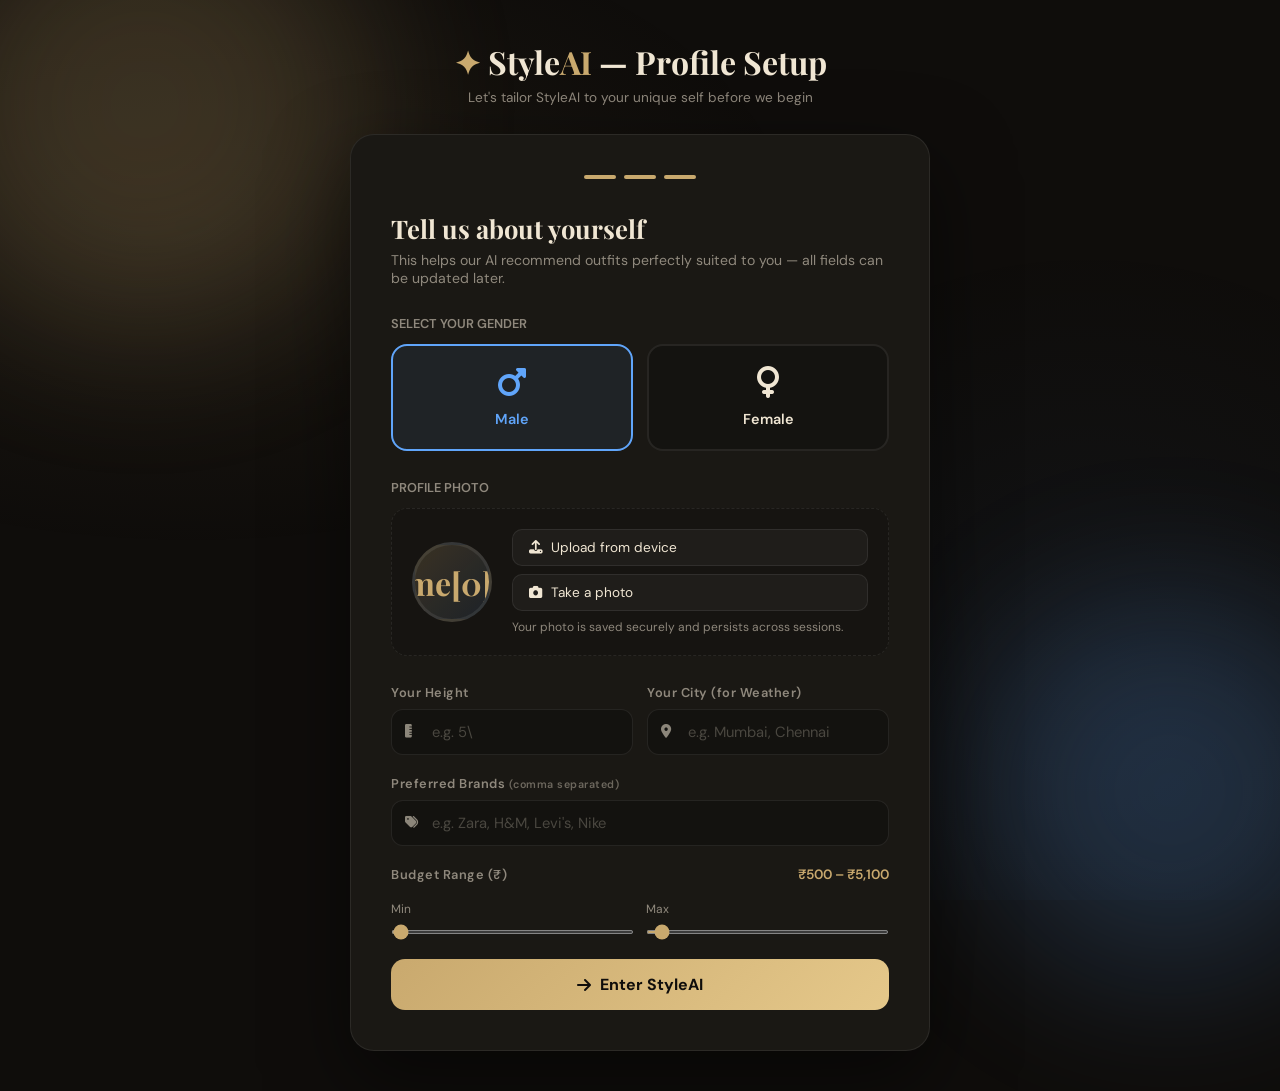
<file: templates/profile.html>
<!DOCTYPE html>
<html lang="en">
<head>
  <meta charset="UTF-8"/>
  <meta name="viewport" content="width=device-width,initial-scale=1.0"/>
  <title>StyleAI — Setup Your Profile</title>
  <link rel="preconnect" href="https://fonts.googleapis.com"/>
  <link href="https://fonts.googleapis.com/css2?family=Playfair+Display:ital,wght@0,700;0,900;1,400&family=DM+Sans:wght@300;400;500;600&display=swap" rel="stylesheet"/>
  <link rel="stylesheet" href="https://cdnjs.cloudflare.com/ajax/libs/font-awesome/6.4.0/css/all.min.css"/>
  <style>
    :root {
      --night: #0f0d0b;
      --surface: #1a1814;
      --border: rgba(255,255,255,0.08);
      --cream: #f0e6d3;
      --gold: #c9a96e;
      --gold-light: #e5c88a;
      --text-muted: rgba(240,230,211,0.55);
      --success: #4ade80;
      --blue: #60a5fa;
      --pink: #f9a8d4;
      --font-serif: 'Playfair Display', serif;
      --font-sans: 'DM Sans', sans-serif;
      --transition: all 0.25s ease;
    }
    *, *::before, *::after { box-sizing: border-box; margin: 0; padding: 0; }
    body {
      background: var(--night);
      color: var(--cream);
      font-family: var(--font-sans);
      min-height: 100vh;
      display: flex;
      align-items: center;
      justify-content: center;
      padding: 40px 20px;
      position: relative;
      overflow-x: hidden;
    }
    body::before {
      content: '';
      position: fixed; inset: 0;
      background:
        radial-gradient(ellipse 80% 60% at 15% 25%, rgba(201,169,110,0.07) 0%, transparent 60%),
        radial-gradient(ellipse 60% 80% at 85% 75%, rgba(96,165,250,0.05) 0%, transparent 60%);
      pointer-events: none;
    }
    .orb { position: fixed; border-radius: 50%; filter: blur(80px); opacity: 0.2; pointer-events: none; animation: floatOrb 9s ease-in-out infinite alternate; }
    .orb-1 { width: 450px; height: 450px; background: var(--gold); top: -120px; left: -80px; }
    .orb-2 { width: 380px; height: 380px; background: #60a5fa; bottom: -80px; right: -80px; animation-duration: 11s; animation-delay: -5s; }
    @keyframes floatOrb { from { transform: translate(0,0) scale(1); } to { transform: translate(30px,15px) scale(1.04); } }
    .wrapper { position: relative; z-index: 1; width: 100%; max-width: 580px; }
    .brand { text-align: center; margin-bottom: 28px; }
    .brand h1 { font-family: var(--font-serif); font-size: 2rem; }
    .brand h1 em { color: var(--gold); font-style: normal; }
    .brand p { color: var(--text-muted); font-size: 0.85rem; margin-top: 6px; }

    .card {
      background: var(--surface);
      border: 1px solid var(--border);
      border-radius: 24px;
      padding: 40px;
      box-shadow: 0 30px 80px rgba(0,0,0,0.5);
    }

    .step-indicator { display: flex; gap: 8px; justify-content: center; margin-bottom: 32px; }
    .step-dot { width: 32px; height: 4px; border-radius: 2px; background: rgba(255,255,255,0.1); transition: 0.3s; }
    .step-dot.active { background: var(--gold); }

    h2 { font-family: var(--font-serif); font-size: 1.6rem; margin-bottom: 6px; }
    .sub { color: var(--text-muted); font-size: 0.88rem; margin-bottom: 28px; }

    /* Gender Selection */
    .gender-row { display: flex; gap: 14px; margin-bottom: 28px; }
    .gender-card {
      flex: 1; padding: 20px; border: 2px solid var(--border); border-radius: 16px;
      cursor: pointer; text-align: center; transition: var(--transition);
      background: rgba(0,0,0,0.2);
    }
    .gender-card i { font-size: 2rem; margin-bottom: 10px; display: block; }
    .gender-card span { font-weight: 600; font-size: 0.9rem; }
    .gender-card[data-gender="male"]:hover, .gender-card[data-gender="male"].sel {
      border-color: var(--blue); background: rgba(96,165,250,0.08); color: var(--blue);
    }
    .gender-card[data-gender="male"].sel i { color: var(--blue); }
    .gender-card[data-gender="female"]:hover, .gender-card[data-gender="female"].sel {
      border-color: var(--pink); background: rgba(249,168,212,0.08); color: var(--pink);
    }
    .gender-card[data-gender="female"].sel i { color: var(--pink); }

    /* Profile Photo */
    .photo-area {
      display: flex; align-items: center; gap: 20px; margin-bottom: 28px;
      padding: 20px; border: 1px dashed var(--border); border-radius: 16px;
      background: rgba(0,0,0,0.15);
    }
    .photo-preview {
      width: 80px; height: 80px; border-radius: 50%; border: 3px solid var(--border);
      background: linear-gradient(135deg, rgba(201,169,110,0.2), rgba(96,165,250,0.1));
      display: flex; align-items: center; justify-content: center;
      overflow: hidden; flex-shrink: 0; font-size: 2rem; color: var(--gold); font-family: var(--font-serif); font-weight: 700;
    }
    .photo-preview img { width: 100%; height: 100%; object-fit: cover; }
    .photo-btns { display: flex; flex-direction: column; gap: 8px; flex: 1; }
    .btn-photo {
      padding: 9px 16px; border-radius: 10px; border: 1px solid var(--border); background: rgba(255,255,255,0.04);
      color: var(--cream); font-family: var(--font-sans); font-size: 0.85rem; cursor: pointer; transition: var(--transition);
      display: flex; align-items: center; gap: 8px;
    }
    .btn-photo:hover { border-color: var(--gold); background: rgba(201,169,110,0.08); }
    .photo-hint { font-size: 0.75rem; color: var(--text-muted); }

    /* Form fields */
    .form-row { display: flex; gap: 14px; }
    .form-group { flex: 1; margin-bottom: 20px; }
    .form-group label { display: block; font-size: 0.8rem; font-weight: 600; color: var(--text-muted); margin-bottom: 8px; letter-spacing: 0.04em; }
    .input-wrap { position: relative; }
    .input-wrap i { position: absolute; left: 14px; top: 50%; transform: translateY(-50%); color: var(--text-muted); font-size: 0.85rem; }
    .input-wrap input, .input-wrap select {
      width: 100%; padding: 12px 14px 12px 40px;
      background: rgba(0,0,0,0.25); border: 1px solid var(--border); border-radius: 12px;
      color: var(--cream); font-family: var(--font-sans); font-size: 0.92rem; transition: var(--transition);
    }
    .input-wrap input:focus, .input-wrap select:focus {
      outline: none; border-color: var(--gold); background: rgba(201,169,110,0.05);
    }
    .input-wrap input::placeholder { color: rgba(240,230,211,0.25); }
    select option { background: #1a1814; }

    .budget-label { display: flex; justify-content: space-between; }
    .budget-display { font-size: 0.85rem; color: var(--gold); font-weight: 600; }
    input[type="range"] { width: 100%; accent-color: var(--gold); height: 4px; margin-top: 6px; }

    /* Submit */
    .btn-submit {
      width: 100%; padding: 15px; background: linear-gradient(135deg, var(--gold), var(--gold-light));
      border: none; border-radius: 14px; color: var(--night); font-family: var(--font-sans);
      font-size: 1rem; font-weight: 700; cursor: pointer; transition: var(--transition); margin-top: 8px;
      display: flex; align-items: center; justify-content: center; gap: 9px;
    }
    .btn-submit:hover { transform: translateY(-2px); box-shadow: 0 12px 30px rgba(201,169,110,0.35); }

    /* Camera modal */
    .modal-overlay {
      display: none; position: fixed; inset: 0; background: rgba(0,0,0,0.85);
      z-index: 100; align-items: center; justify-content: center;
    }
    .modal-overlay.open { display: flex; }
    .camera-modal {
      background: var(--surface); border: 1px solid var(--border); border-radius: 20px;
      padding: 24px; width: 90%; max-width: 480px; text-align: center;
    }
    .camera-modal h3 { font-family: var(--font-serif); margin-bottom: 16px; }
    #cameraVideo { width: 100%; border-radius: 12px; background: #000; }
    .camera-controls { display: flex; gap: 10px; justify-content: center; margin-top: 16px; }
    .btn-cam { padding: 10px 22px; border-radius: 10px; border: none; font-family: var(--font-sans); font-weight: 600; cursor: pointer; transition: var(--transition); }
    .btn-cam.primary { background: var(--gold); color: var(--night); }
    .btn-cam.secondary { background: rgba(255,255,255,0.07); color: var(--cream); }
    .btn-cam:hover { opacity: 0.85; }

    input[type="file"] { display: none; }

    .hidden { display: none !important; }
  </style>
</head>
<body>
<div class="orb orb-1"></div>
<div class="orb orb-2"></div>

<div class="wrapper">
  <div class="brand">
    <h1><span style="color:var(--gold)">✦</span> Style<em>AI</em> — Profile Setup</h1>
    <p>Let's tailor StyleAI to your unique self before we begin</p>
  </div>

  <div class="card">
    <div class="step-indicator">
      <div class="step-dot active"></div>
      <div class="step-dot active"></div>
      <div class="step-dot active"></div>
    </div>

    <h2>Tell us about yourself</h2>
    <p class="sub">This helps our AI recommend outfits perfectly suited to you — all fields can be updated later.</p>

    <form method="POST" action="/profile/save" id="profileForm">
      <!-- Hidden photo field -->
      <input type="hidden" name="profile_photo_data" id="profilePhotoData"/>
      <input type="hidden" name="gender" id="genderHidden" value="male"/>

      <!-- Gender -->
      <div style="margin-bottom:20px;">
        <p style="font-size:0.8rem;font-weight:600;color:var(--text-muted);margin-bottom:12px;">SELECT YOUR GENDER</p>
        <div class="gender-row">
          <div class="gender-card sel" data-gender="male" onclick="selectGender('male')">
            <i class="fas fa-mars"></i><span>Male</span>
          </div>
          <div class="gender-card" data-gender="female" onclick="selectGender('female')">
            <i class="fas fa-venus"></i><span>Female</span>
          </div>
        </div>
      </div>

      <!-- Profile Photo -->
      <div style="margin-bottom:20px;">
        <p style="font-size:0.8rem;font-weight:600;color:var(--text-muted);margin-bottom:12px;">PROFILE PHOTO</p>
        <div class="photo-area">
          <div class="photo-preview" id="photoPreview">
            {{ user.name[0].upper() }}
          </div>
          <div class="photo-btns">
            <button type="button" class="btn-photo" onclick="document.getElementById('fileUpload').click()">
              <i class="fas fa-upload"></i> Upload from device
            </button>
            <button type="button" class="btn-photo" onclick="openCamera()">
              <i class="fas fa-camera"></i> Take a photo
            </button>
            <span class="photo-hint">Your photo is saved securely and persists across sessions.</span>
          </div>
          <input type="file" id="fileUpload" accept="image/*" onchange="handlePhotoUpload(event)"/>
        </div>
      </div>

      <!-- Height & City -->
      <div class="form-row">
        <div class="form-group">
          <label>Your Height</label>
          <div class="input-wrap">
            <i class="fas fa-ruler-vertical"></i>
            <input type="text" name="height" placeholder='e.g. 5\'9" or 175cm'/>
          </div>
        </div>
        <div class="form-group">
          <label>Your City (for Weather)</label>
          <div class="input-wrap">
            <i class="fas fa-map-marker-alt"></i>
            <input type="text" name="city" placeholder="e.g. Mumbai, Chennai"/>
          </div>
        </div>
      </div>

      <!-- Preferred Brands -->
      <div class="form-group">
        <label>Preferred Brands <small style="opacity:0.7">(comma separated)</small></label>
        <div class="input-wrap">
          <i class="fas fa-tags"></i>
          <input type="text" name="preferred_brands" placeholder="e.g. Zara, H&M, Levi's, Nike"/>
        </div>
      </div>

      <!-- Budget Range -->
      <div class="form-group">
        <div class="budget-label">
          <label>Budget Range (₹)</label>
          <span class="budget-display" id="budgetDisplay">₹500 – ₹5,000</span>
        </div>
        <div style="display:flex;gap:12px;align-items:center;margin-top:6px;">
          <div style="flex:1">
            <small style="color:var(--text-muted);font-size:0.75rem">Min</small>
            <input type="range" name="budget_min" id="budgetMin" min="100" max="50000" step="100" value="500" oninput="updateBudget()"/>
          </div>
          <div style="flex:1">
            <small style="color:var(--text-muted);font-size:0.75rem">Max</small>
            <input type="range" name="budget_max" id="budgetMax" min="100" max="150000" step="500" value="5000" oninput="updateBudget()"/>
          </div>
        </div>
      </div>

      <button type="submit" class="btn-submit">
        <i class="fas fa-arrow-right"></i> Enter StyleAI
      </button>
    </form>
  </div>
</div>

<!-- Camera Modal -->
<div class="modal-overlay" id="cameraModal">
  <div class="camera-modal">
    <h3><i class="fas fa-camera"></i> Take Profile Photo</h3>
    <video id="cameraVideo" autoplay playsinline muted></video>
    <canvas id="cameraCanvas" style="display:none"></canvas>
    <div class="camera-controls">
      <button class="btn-cam primary" onclick="capturePhoto()"><i class="fas fa-circle"></i> Capture</button>
      <button class="btn-cam secondary" onclick="closeCamera()"><i class="fas fa-times"></i> Cancel</button>
    </div>
  </div>
</div>

<script>
  let cameraStream = null;
  let selectedGenderVal = 'male';

  function selectGender(g) {
    selectedGenderVal = g;
    document.getElementById('genderHidden').value = g;
    document.querySelectorAll('.gender-card').forEach(c =>
      c.classList.toggle('sel', c.dataset.gender === g)
    );
  }

  function updateBudget() {
    const min = parseInt(document.getElementById('budgetMin').value);
    const max = parseInt(document.getElementById('budgetMax').value);
    document.getElementById('budgetDisplay').textContent =
      `₹${min.toLocaleString('en-IN')} – ₹${max.toLocaleString('en-IN')}`;
  }

  function setPhotoPreview(dataUrl) {
    const preview = document.getElementById('photoPreview');
    preview.innerHTML = `<img src="${dataUrl}" alt="Profile"/>`;
    document.getElementById('profilePhotoData').value = dataUrl;
  }

  function handlePhotoUpload(e) {
    const file = e.target.files[0];
    if (!file) return;
    const reader = new FileReader();
    reader.onload = ev => setPhotoPreview(ev.target.result);
    reader.readAsDataURL(file);
  }

  async function openCamera() {
    document.getElementById('cameraModal').classList.add('open');
    try {
      cameraStream = await navigator.mediaDevices.getUserMedia({ video: { facingMode: 'user' } });
      document.getElementById('cameraVideo').srcObject = cameraStream;
    } catch(e) {
      alert('Camera access denied. Please upload a photo instead.');
      closeCamera();
    }
  }

  function capturePhoto() {
    const video = document.getElementById('cameraVideo');
    const canvas = document.getElementById('cameraCanvas');
    canvas.width = video.videoWidth;
    canvas.height = video.videoHeight;
    canvas.getContext('2d').drawImage(video, 0, 0);
    setPhotoPreview(canvas.toDataURL('image/jpeg', 0.9));
    closeCamera();
  }

  function closeCamera() {
    if (cameraStream) { cameraStream.getTracks().forEach(t => t.stop()); cameraStream = null; }
    document.getElementById('cameraModal').classList.remove('open');
  }

  updateBudget();
</script>
</body>
</html>
</file>
